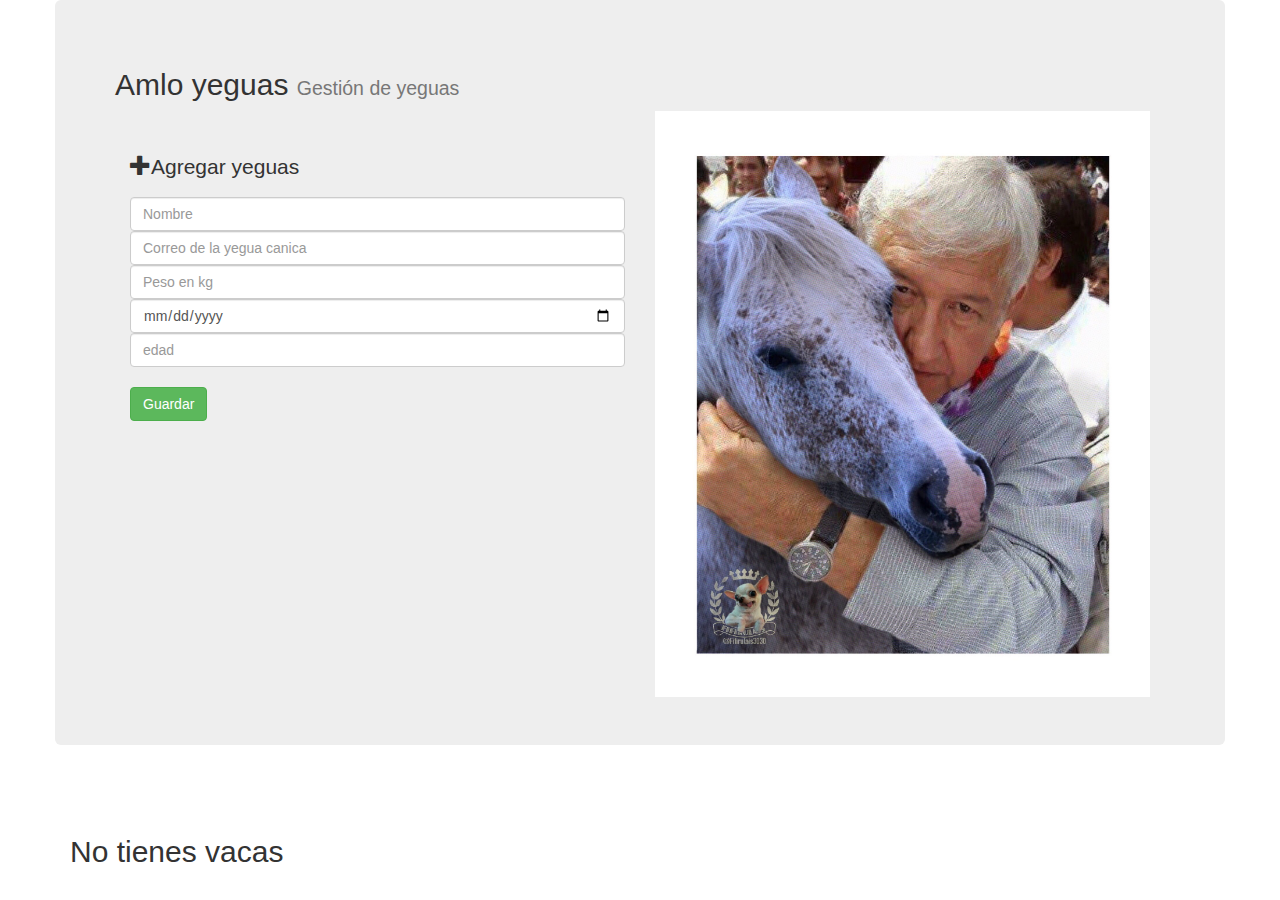
<file: amlo/index.html>
<!DOCTYPE html>
<html>
    <head>
        <meta charset="utf-8">
        <title>Yeguas de amlo</title>
        <link rel="stylesheet" href="estilos.css">
        <script type="text/javascript" src="http://code.jquery.com/jquery-2.1.4.min.js"></script>
        <link href="https://maxcdn.bootstrapcdn.com/bootstrap/3.3.4/css/bootstrap.min.css" rel="stylesheet">
    </head>

    <body class="container">
        <div class="mensaje-alerta">
        </div>

        <div class="jumbotron row ">
            <h2> Amlo yeguas <small>Gestión de yeguas</small></h2>


            <div class="col-md-6">
                <hr>
                    <p class="modo"> <span class="glyphicon glyphicon-plus"></span>Agregar yeguas</p>
                <form id="vacas-form">
                    <input  class="form-control" type="text" id="nombre" placeholder="Nombre">
                    <input  class="form-control" type="email" id="correo" placeholder="Correo de la yegua canica">
                    <input  class="form-control" type="number" id="peso" placeholder="Peso en kg">
                    <input  class="form-control" type="date" id="fecha_nacimiento" placeholder="Fecha de nacimiento">
                    <input  class="form-control" type
                      ="edad" id="edad" placeholder="edad">
 
                    <br>
                    <input type="submit" class="btn btn-success" value=" Guardar">
                </form>
                <br>
                <br>
                <div id="numeroYeguas">

                </div>

            </div>

            <div class="col-md-6">
                <img style=" width:100%" src="vaca.jpg" alt="" />
            </div>

        </div>


        <br>
        <br>
        <table class="table" id="dbVacas-list">

        </table>

    </body>
    <script type="text/javascript" src="funciones.js"></script>
</html>
</file>
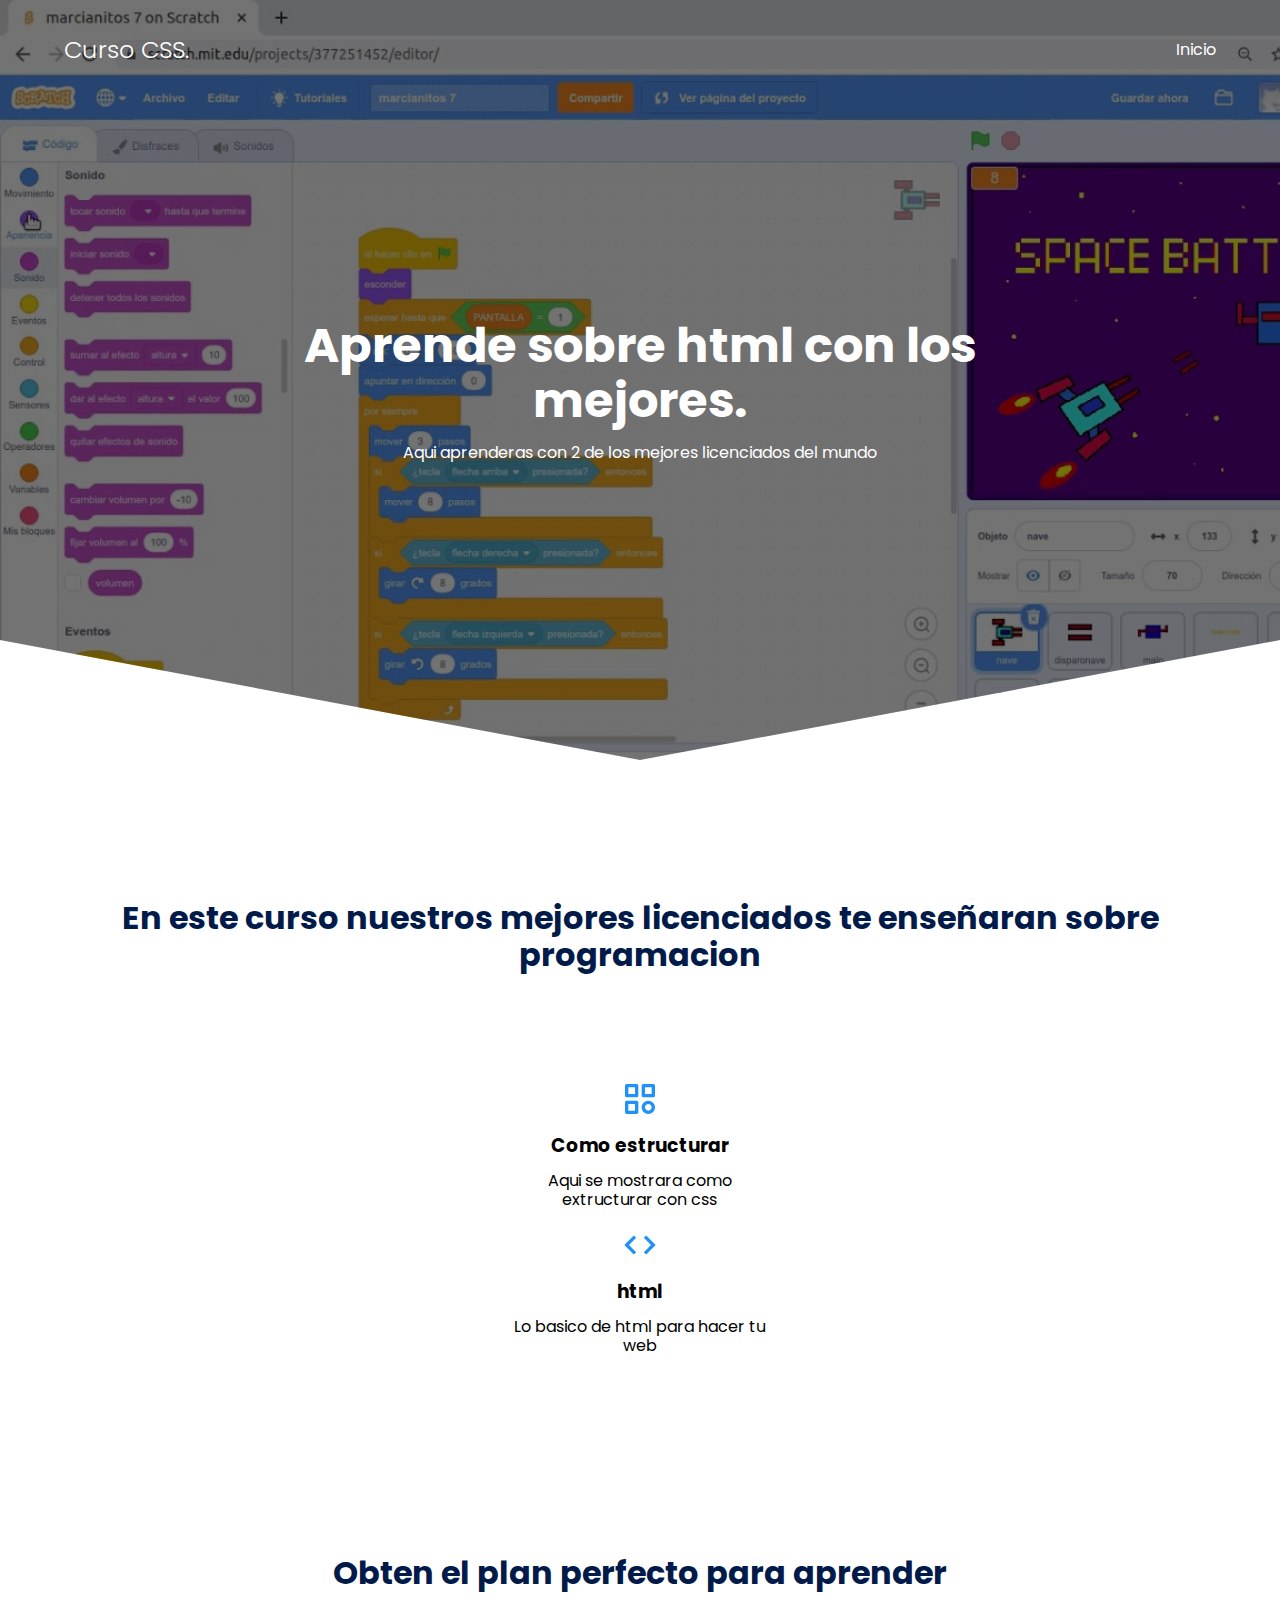
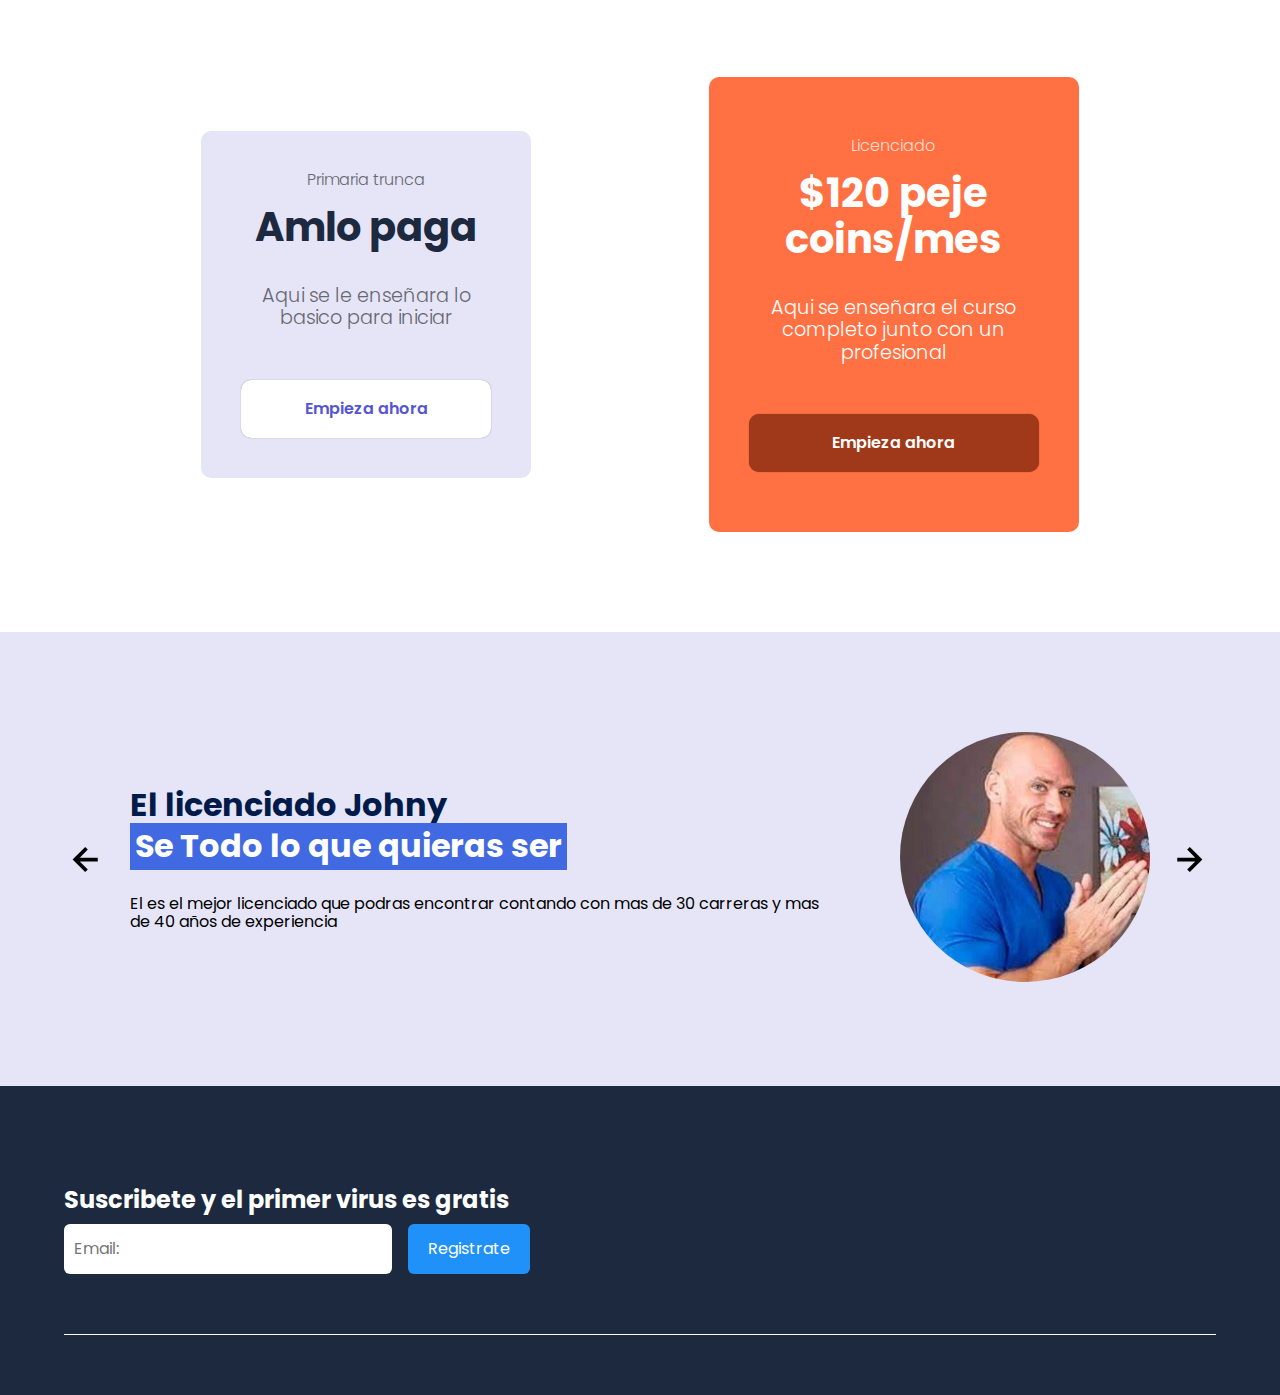
<file: pagina3/index.html>
<!DOCTYPE html>
<html lang="es">

<head>
    <meta charset="UTF-8">
    <meta http-equiv="X-UA-Compatible" content="IE=edge">
    <meta name="viewport" content="width=device-width, initial-scale=1.0">
    <title>HTML </title>
    <link rel="shortcut icon" href="./images/favicon.png" type="image/x-icon">
    <link rel="stylesheet" href="./css/normalize.css">
    <link rel="stylesheet" href="./css/estilos.css">

    <meta name="theme-color" content="#2091F9">

    <meta name="title" content="Aprende Con los mejores">
    <meta name="description"
        content="Hola, soy una descripción que verás cuando busques algo de mi temática en Google.">


    <meta property="og:type" content="website">
    <meta property="og:url" content="https://alexcgdesign.github.io">
    <meta property="og:title" content="Aprende CSS desde cero">
    <meta property="og:description"
        content="Hola, soy una descripción que verás cuando busques algo de mi temática en Google.">
    <meta property="og:image" content="https://alexcgdesign.github.io/images/css.jpg">

    <meta property="twitter:card" content="summary_large_image">
    <meta property="twitter:url" content="https://www.jordanalex.com/">
    <meta property="twitter:title" content="Aprende CSS desde cero">
    <meta property="twitter:description"
        content="Hola, soy una descripción que verás cuando busques algo de mi temática en Google.">
    <meta property="twitter:image" content="https://alexcgdesign.github.io/images/css.jpg">
</head>

<body>

    <header class="hero">
        <nav class="nav container">
            <div class="nav__logo">
                <h2 class="nav__title">Curso CSS.</h2>
            </div>
            <ul class="nav__link nav__link--menu">
                <li class="nav__items">
                    <a href="../index.html" class="nav__links">Inicio</a>
                </li>
            <div class="nav__menu">
                <img src="./images/menu.svg" class="nav__img">
            </div>
        </nav>
        <section class="hero__container container">
            <h1 class="hero__title">Aprende sobre html con los mejores.</h1>
            <p class="hero__paragraph">Aqui aprenderas con 2 de los mejores licenciados del mundo</p>
           
        </section>
    </header>

    <main>
        <section class="container about">
            <h2 class="subtitle">En este curso nuestros mejores licenciados te enseñaran sobre programacion</h2>
         

            <div class="about__main">
                <article class="about__icons">
                    <img src="./images/shapes.svg" class="about__icon">
                    <h3 class="about__title">Como estructurar</h3>
                    <p class="about__paragrah">Aqui se mostrara como extructurar con css
               

                <article class="about__icons">
                    <img src="./images/code.svg" class="about__icon">
                    <h3 class="about__title">html</h3>
                    <p class="about__paragrah">Lo basico de html para hacer tu web</p>
                </article>
            </div>
        </section>
            </div>
        </section>

        <section class="price container">
            <h2 class="subtitle">Obten el plan perfecto para aprender</h2>

            <div class="price__table">
                <div class="price__element">
                    <p class="price__name">Primaria trunca</p>
                    <h3 class="price__price">Amlo paga</h3>

                    <div class="price__items">
                        <p class="price__features">Aqui se le enseñara lo basico para iniciar</p>
                        
                    </div>

                    <a href="#" class="price__cta">Empieza ahora</a>
                </div>


                <div class="price__element price__element--best">
                    <p class="price__name">Licenciado</p>
                    <h3 class="price__price">$120 peje coins/mes</h3>


                    <div class="price__items">
                        <p class="price__features">Aqui se enseñara el curso completo junto con un profesional</p>
                    
                    </div>

                    <a href="#" class="price__cta">Empieza ahora</a>
                </div>


            </div>
        </section>

        <section class="testimony">
            <div class="testimony__container container">
                <img src="./images/leftarrow.svg" class="testimony__arrow" id="before">

                <section class="testimony__body testimony__body--show" data-id="1">
                    <div class="testimony__texts">
                        <h2 class="subtitle">El licenciado Johny<span class="testimony__course">Se Todo lo que quieras ser</span></h2>
                        <p class="testimony__review">El es el mejor licenciado que podras encontrar contando con mas de 30 carreras y mas de 40 años de experiencia</p>
                    </div>

                    <figure class="testimony__picture">
                        <img src="./images/face.jpg" class="testimony__img">
                    </figure>
                </section>

                <section class="testimony__body" data-id="2">
                    <div class="testimony__texts">
                        <h2 class="subtitle">El licenciado <span class="testimony__course">Maau</span></h2>
                        <p> Este licenciado es un experto en programacion de paginas web con mas 30 años de experiencia <p>
                    </div>

                    <figure class="testimony__picture">
                        <img src="./images/face2.jpg" class="testimony__img">
                    </figure>
                </section>








                <img src="./images/rightarrow.svg" class="testimony__arrow" id="next">
            </div>
        </section>

        
    </main>

    <footer class="footer">
        <section class="footer__container container">
          

            <form class="footer__form" action="https://formspree.io/f/mknkkrkj" method="POST">
                <h2 class="footer__newsletter">Suscribete y el primer virus es gratis</h2>
                <div class="footer__inputs">
                    <input type="email" placeholder="Email:" class="footer__input" name="_replyto">
                    <input type="submit" value="Registrate" class="footer__submit">
                </div>
            </form>
        </section>

        <section class="footer__copy container">
          


    <script src="./js/slider.js"></script>
    <script src="./js/questions.js"></script>
    <script src="./js/menu.js"></script>
</body>

</html>
</file>
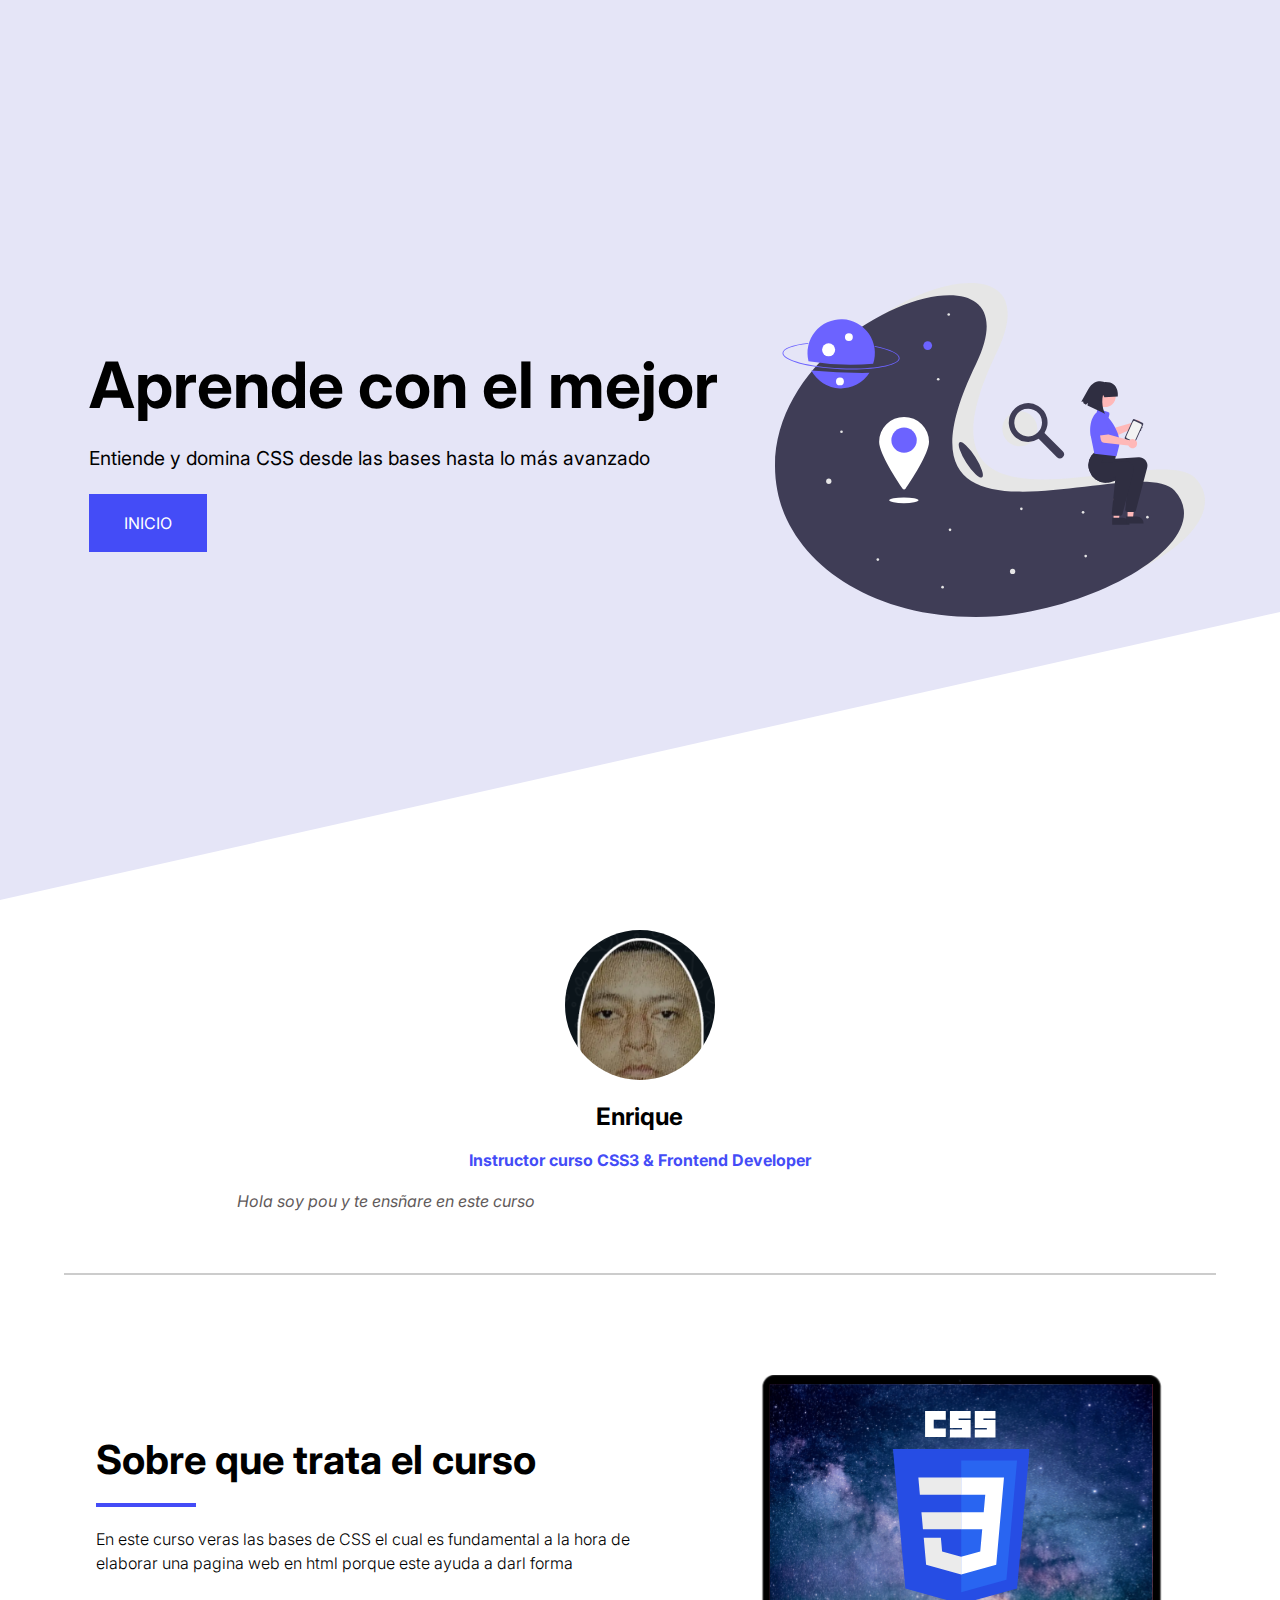
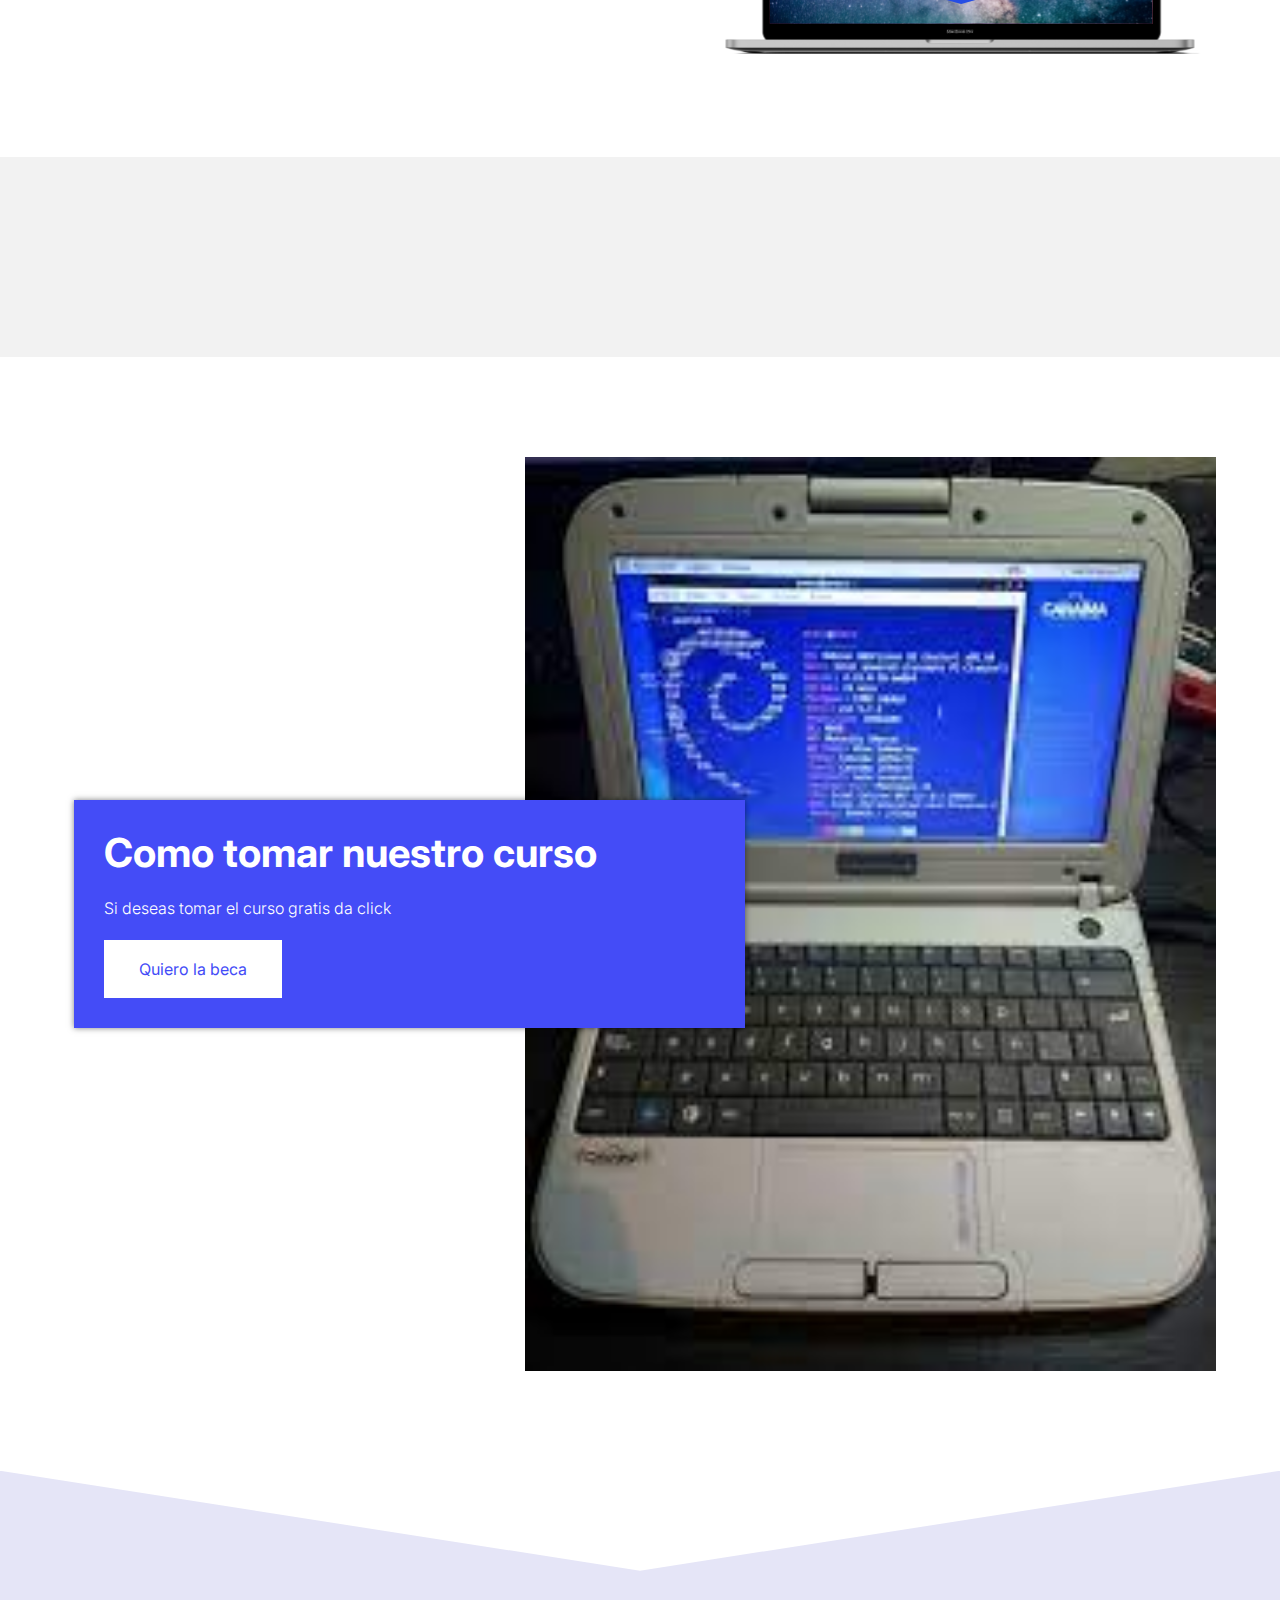
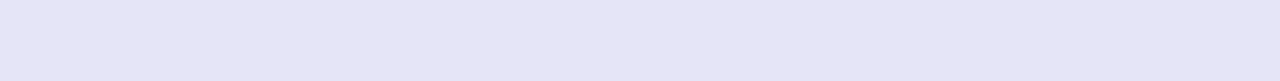
<file: Pagina4/index.html>
<!DOCTYPE html>
<html lang="es">
<head>
    <meta charset="UTF-8">
    <meta name="viewport" content="width=device-width, initial-scale=1.0">
    <title>Curso CSS3 Desde Cero</title>
    <link rel="shortcut icon" href="assets/fav.png" type="image/x-icon">
    <link rel="stylesheet" href="css/normalize.css">
    <link rel="stylesheet" href="css/style.css">
</head>
<body>
    
    <header class="hero">

        <div class="hero__container container">

            <div class="hero__texts">
                <h1 class="hero__title">Aprende con el mejor</h1>
                <p class="hero__copy">Entiende y domina CSS desde las bases hasta lo más avanzado</p>
                <a href="../index.html" class="hero__cta">INICIO</a>    
            </div>

            <img src="assets/girl-illustration.svg" class="hero__img">

        </div>


    </header>

    <main class="main">

        <section class="instructor container">

            <div class="instructor__container">
                <img src="assets/leonardo.jpeg" class="instructor__img">
                <h2 class="instructor__name">Enrique</h2>
                <p class="instructor__tag">Instructor curso CSS3 & Frontend Developer</p>
                <p class="instructor__paragraph">Hola soy pou y te ensñare en este curso</p>
            </div>

        </section>

        <section class="about container">

            <div class="about__course">
                <h2 class="title title--border">Sobre que trata el curso</h2>

                <p class="about__paragraph">En este curso veras las bases de CSS el cual es fundamental a la hora de elaborar una pagina web en html porque este ayuda a darl forma</p>


        
            </div>

            <figure class="about__picture">
                <img src="assets/mockup.svg" class="about__img">
            </figure>

        </section>

        <section class="card">
            <div class="container">

                

               
            </div>
        </section>

        <section class="course container">

            <figure class="course__picture">
                <img src="assets/web1.jpg" class="course__img">
            </figure>

            <div class="course__about">
                <h2 class="title">Como tomar nuestro curso</h2>
                <p class="about__paragraph">Si deseas tomar el curso gratis da click</p>
                <a href="#" class="cta">Quiero la beca</a>
            </div>
        </section>
    </main>

    <footer class="footer">
        <div class="footer__container container">

</body>
</html>
</file>
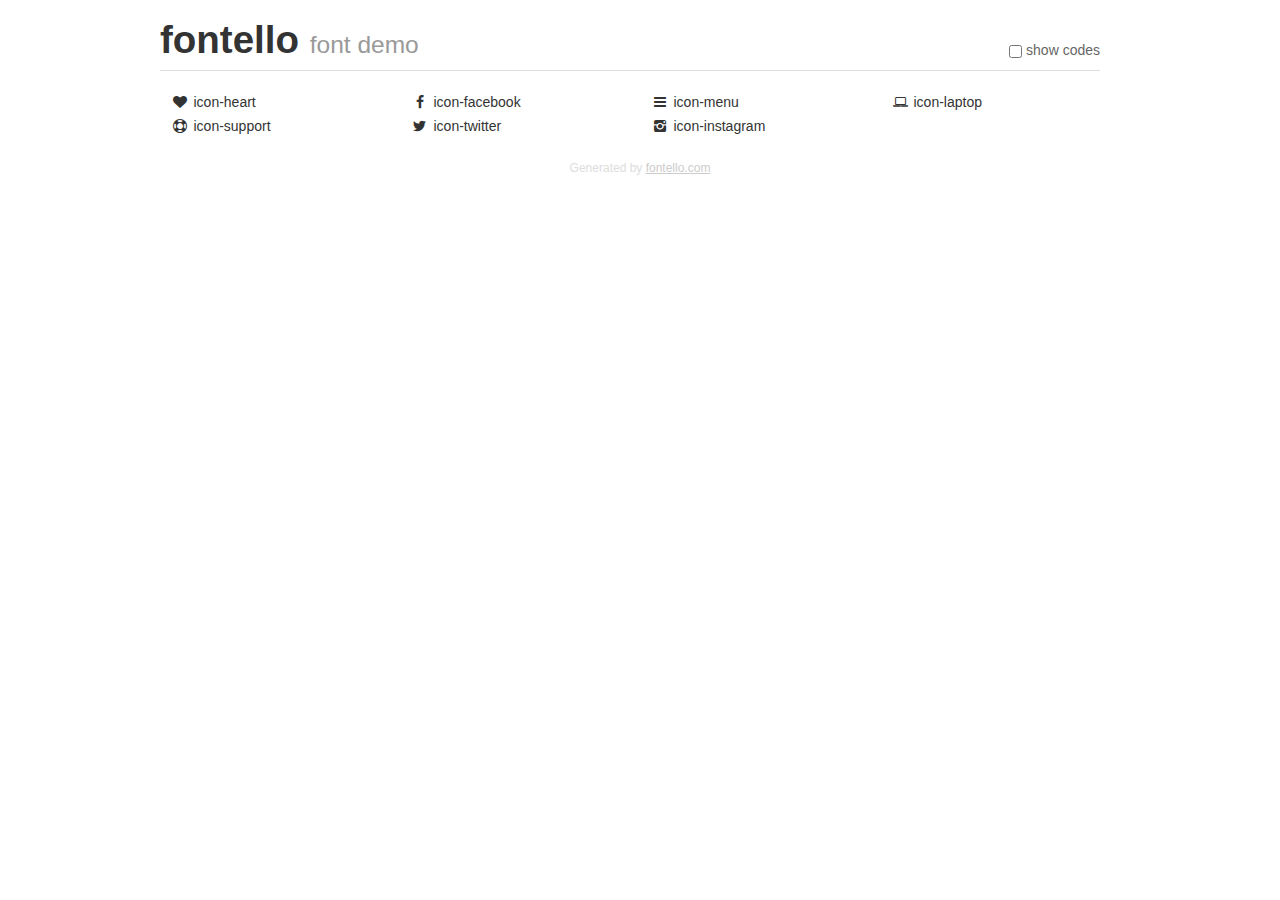
<file: iconos/demo.html>
<!DOCTYPE html>
<html>
  <head><!--[if lt IE 9]><script language="javascript" type="text/javascript" src="//html5shim.googlecode.com/svn/trunk/html5.js"></script><![endif]-->
    <meta charset="UTF-8"><style>/*
 * Bootstrap v2.2.1
 *
 * Copyright 2012 Twitter, Inc
 * Licensed under the Apache License v2.0
 * http://www.apache.org/licenses/LICENSE-2.0
 *
 * Designed and built with all the love in the world @twitter by @mdo and @fat.
 */
.clearfix {
  *zoom: 1;
}
.clearfix:before,
.clearfix:after {
  display: table;
  content: "";
  line-height: 0;
}
.clearfix:after {
  clear: both;
}
html {
  font-size: 100%;
  -webkit-text-size-adjust: 100%;
  -ms-text-size-adjust: 100%;
}
a:focus {
  outline: thin dotted #333;
  outline: 5px auto -webkit-focus-ring-color;
  outline-offset: -2px;
}
a:hover,
a:active {
  outline: 0;
}
button,
input,
select,
textarea {
  margin: 0;
  font-size: 100%;
  vertical-align: middle;
}
button,
input {
  *overflow: visible;
  line-height: normal;
}
button::-moz-focus-inner,
input::-moz-focus-inner {
  padding: 0;
  border: 0;
}
body {
  margin: 0;
  font-family: "Helvetica Neue", Helvetica, Arial, sans-serif;
  font-size: 14px;
  line-height: 20px;
  color: #333;
  background-color: #fff;
}
a {
  color: #08c;
  text-decoration: none;
}
a:hover {
  color: #005580;
  text-decoration: underline;
}
.row {
  margin-left: -20px;
  *zoom: 1;
}
.row:before,
.row:after {
  display: table;
  content: "";
  line-height: 0;
}
.row:after {
  clear: both;
}
[class*="span"] {
  float: left;
  min-height: 1px;
  margin-left: 20px;
}
.container,
.navbar-static-top .container,
.navbar-fixed-top .container,
.navbar-fixed-bottom .container {
  width: 940px;
}
.span12 {
  width: 940px;
}
.span11 {
  width: 860px;
}
.span10 {
  width: 780px;
}
.span9 {
  width: 700px;
}
.span8 {
  width: 620px;
}
.span7 {
  width: 540px;
}
.span6 {
  width: 460px;
}
.span5 {
  width: 380px;
}
.span4 {
  width: 300px;
}
.span3 {
  width: 220px;
}
.span2 {
  width: 140px;
}
.span1 {
  width: 60px;
}
[class*="span"].pull-right,
.row-fluid [class*="span"].pull-right {
  float: right;
}
.container {
  margin-right: auto;
  margin-left: auto;
  *zoom: 1;
}
.container:before,
.container:after {
  display: table;
  content: "";
  line-height: 0;
}
.container:after {
  clear: both;
}
p {
  margin: 0 0 10px;
}
.lead {
  margin-bottom: 20px;
  font-size: 21px;
  font-weight: 200;
  line-height: 30px;
}
small {
  font-size: 85%;
}
h1 {
  margin: 10px 0;
  font-family: inherit;
  font-weight: bold;
  line-height: 20px;
  color: inherit;
  text-rendering: optimizelegibility;
}
h1 small {
  font-weight: normal;
  line-height: 1;
  color: #999;
}
h1 {
  line-height: 40px;
}
h1 {
  font-size: 38.5px;
}
h1 small {
  font-size: 24.5px;
}
body {
  margin-top: 90px;
}
.header {
  position: fixed;
  top: 0;
  left: 50%;
  margin-left: -480px;
  background-color: #fff;
  border-bottom: 1px solid #ddd;
  padding-top: 10px;
  z-index: 10;
}
.footer {
  color: #ddd;
  font-size: 12px;
  text-align: center;
  margin-top: 20px;
}
.footer a {
  color: #ccc;
  text-decoration: underline;
}
.the-icons {
  font-size: 14px;
  line-height: 24px;
}
.switch {
  position: absolute;
  right: 0;
  bottom: 10px;
  color: #666;
}
.switch input {
  margin-right: 0.3em;
}
.codesOn .i-name {
  display: none;
}
.codesOn .i-code {
  display: inline;
}
.i-code {
  display: none;
}
@font-face {
      font-family: 'fontello';
      src: url('./font/fontello.eot?88894438');
      src: url('./font/fontello.eot?88894438#iefix') format('embedded-opentype'),
           url('./font/fontello.woff?88894438') format('woff'),
           url('./font/fontello.ttf?88894438') format('truetype'),
           url('./font/fontello.svg?88894438#fontello') format('svg');
      font-weight: normal;
      font-style: normal;
    }
     
     
    .demo-icon
    {
      font-family: "fontello";
      font-style: normal;
      font-weight: normal;
      speak: none;
     
      display: inline-block;
      text-decoration: inherit;
      width: 1em;
      margin-right: .2em;
      text-align: center;
      /* opacity: .8; */
     
      /* For safety - reset parent styles, that can break glyph codes*/
      font-variant: normal;
      text-transform: none;
     
      /* fix buttons height, for twitter bootstrap */
      line-height: 1em;
     
      /* Animation center compensation - margins should be symmetric */
      /* remove if not needed */
      margin-left: .2em;
     
      /* You can be more comfortable with increased icons size */
      /* font-size: 120%; */
     
      /* Font smoothing. That was taken from TWBS */
      -webkit-font-smoothing: antialiased;
      -moz-osx-font-smoothing: grayscale;
     
      /* Uncomment for 3D effect */
      /* text-shadow: 1px 1px 1px rgba(127, 127, 127, 0.3); */
    }
     </style>
    <link rel="stylesheet" href="css/animation.css"><!--[if IE 7]><link rel="stylesheet" href="css/fontello-ie7.css"><![endif]-->
    <script>
      function toggleCodes(on) {
        var obj = document.getElementById('icons');
      
        if (on) {
          obj.className += ' codesOn';
        } else {
          obj.className = obj.className.replace(' codesOn', '');
        }
      }
      
    </script>
  </head>
  <body>
    <div class="container header">
      <h1>
        fontello
         <small>font demo</small>
      </h1>
      <label class="switch">
        <input type="checkbox" onclick="toggleCodes(this.checked)">show codes
      </label>
    </div>
    <div id="icons" class="container">
      <div class="row">
        <div title="Code: 0xe800" class="the-icons span3"><i class="demo-icon icon-heart">&#xe800;</i> <span class="i-name">icon-heart</span><span class="i-code">0xe800</span></div>
        <div title="Code: 0xf09a" class="the-icons span3"><i class="demo-icon icon-facebook">&#xf09a;</i> <span class="i-name">icon-facebook</span><span class="i-code">0xf09a</span></div>
        <div title="Code: 0xf0c9" class="the-icons span3"><i class="demo-icon icon-menu">&#xf0c9;</i> <span class="i-name">icon-menu</span><span class="i-code">0xf0c9</span></div>
        <div title="Code: 0xf109" class="the-icons span3"><i class="demo-icon icon-laptop">&#xf109;</i> <span class="i-name">icon-laptop</span><span class="i-code">0xf109</span></div>
      </div>
      <div class="row">
        <div title="Code: 0xf1cd" class="the-icons span3"><i class="demo-icon icon-support">&#xf1cd;</i> <span class="i-name">icon-support</span><span class="i-code">0xf1cd</span></div>
        <div title="Code: 0xf309" class="the-icons span3"><i class="demo-icon icon-twitter">&#xf309;</i> <span class="i-name">icon-twitter</span><span class="i-code">0xf309</span></div>
        <div title="Code: 0xf32d" class="the-icons span3"><i class="demo-icon icon-instagram">&#xf32d;</i> <span class="i-name">icon-instagram</span><span class="i-code">0xf32d</span></div>
      </div>
    </div>
    <div class="container footer">Generated by <a href="http://fontello.com">fontello.com</a></div>
  </body>
</html>
</file>
<file: amlo/estilos.css>
.glyphicon-trash {
  color: darkred;
}
</file>
<file: pagina3/css/estilos.css>
@import url('https://fonts.googleapis.com/css2?family=Poppins:wght@300;400;600;700&display=swap');

:root {
    --padding-container: 100px 0;
    --color-title: #001A49;
}

body {
    font-family: 'Poppins', sans-serif;
}

.container {
    width: 90%;
    max-width: 1200px;
    margin: 0 auto;
    overflow: hidden;
    padding: var(--padding-container);
}

.hero {
    width: 100%;
    height: 100vh;
    min-height: 600px;
    max-height: 800px;
    position: relative;
    display: grid;
    grid-template-rows: 100px 1fr;
    color: #fff;
}

.hero::before {
    content: "";
    position: absolute;
    top: 0;
    left: 0;
    width: 100%;
    height: 100%;
    background-image: linear-gradient(180deg, #0000008c 0%, #0000008c 100%), url('../images/computer.jpg');
    background-size: cover;
    clip-path: polygon(0 0, 100% 0, 100% 80%, 50% 95%, 0 80%);
    z-index: -1;
}


/* Nav */

.nav {
    --padding-container: 0;
    height: 100%;
    display: flex;
    align-items: center;
}

.nav__title {
    font-weight: 300;
}

.nav__link {
    margin-left: auto;
    padding: 0;
    display: grid;
    grid-auto-flow: column;
    grid-auto-columns: max-content;
    gap: 2em;
}

.nav__items {
    list-style: none;
}

.nav__links {
    color: #fff;
    text-decoration: none;
}

.nav__menu {
    margin-left: auto;
    cursor: pointer;
    display: none;
}

.nav__img {
    display: block;
    width: 30px;
}


.nav__close {
    display: var(--show, none);
}


/* Hero container */

.hero__container {
    max-width: 800px;
    --padding-container: 0;
    display: grid;
    grid-auto-rows: max-content;
    align-content: center;
    gap: 1em;
    padding-bottom: 100px;
    text-align: center;
}

.hero__title {
    font-size: 3rem;
}

.hero__paragraph {
    margin-bottom: 20px;
}

.cta {
    display: inline-block;
    background-color: #2091F9;
    justify-self: center;
    color: #fff;
    text-decoration: none;
    padding: 13px 30px;
    border-radius: 32px;
}

/* About */

.about {
    text-align: center;
}

.subtitle {
    color: var(--color-title);
    font-size: 2rem;
    margin-bottom: 25px;
}


.about__paragraph {
    line-height: 1.7;
}

.about__main {
    padding-top: 80px;
    display: grid;
    width: 90%;
    margin: 0 auto;
    gap: 1em;
    overflow: hidden;
    grid-template-columns: repeat(auto-fit, minmax(260px, auto));
}


.about__icons {
    display: grid;
    gap: 1em;
    justify-items: center;
    width: 260px;
    overflow: hidden;
    margin: 0 auto;
}

.about__icon {
    width: 40px;
}

/* Knowledge */

.knowledge {
    background-color: #e5e5f7;
    background-image: radial-gradient(#444cf7 0.5px, transparent 0.5px), radial-gradient(#444cf7 0.5px, #e5e5f7 0.5px);
    background-size: 20px 20px;
    background-position: 0 0, 10px 10px;
    overflow: hidden;
}

.knowledge__container{
    display: grid;
    grid-template-columns: 1fr 1fr;
    gap: 1em;
    align-items: center;
}

.knowledge__picture{
    max-width: 500px;
}

.knowledge__paragraph{
    line-height: 1.7;
    margin-bottom: 15px;
}

.knowledge__img{
    width: 100%;
    display: block;
}

/* price */

.price{
    text-align: center;
}

.price__table{
    padding-top: 60px;
    display: flex;
    flex-wrap: wrap;
    gap: 2.5em;
    justify-content: space-evenly;
    align-items: center;
}

.price__element{
    background-color: #e5e5f7;
    text-align: center;
    border-radius: 10px;
    width: 330px;
    padding: 40px;
    --color-plan: #696871;
    --color-price: #1D293F;
    --bg-cta: #fff;
    --color-cta: #5454D4;
    --color-items: #696871;
}

.price__element--best{
    width: 370px;
    padding: 60px 40px;
    background-color: #FF7143;
    --color-plan: rgb(255 255 255 / 75%);
    --color-price: #fff;
    --bg-cta: #9F3919;
    --color-cta: #FFF;
    --color-items: #fff;
}


.price__name{
    color: var(--color-plan);
    margin-bottom: 15px;
    font-weight: 300;
}

.price__price{
    font-size: 2.5rem;
    color: var(--color-price);
}

.price__items{
    margin-top: 35px;
    display: grid;
    gap: 1em;
    font-weight: 300;
    font-size: 1.2rem;
    margin-bottom: 50px;
    color: var(--color-items);
}

.price__cta{
    display: block;
    padding: 20px 0;
    border-radius: 10px;
    text-decoration: none;
    background-color: var(--bg-cta);
    font-weight: 600;
    color: var(--color-cta);
    box-shadow: 0 0 1px rgba(0, 0, 0, .5);
}

/* Testimony */

.testimony{
    background-color: #e5e5f7;
}

.testimony__container{
    display: grid;
    grid-template-columns: 50px 1fr 50px;
    gap: 1em;
    align-items: center;
}

.testimony__body{
    display: grid;
    grid-template-columns: 1fr max-content;
    justify-content: space-between;
    align-items: center;
    gap: 2em;
    grid-column: 2/3;
    grid-row: 1/2;
    opacity: 0;
    pointer-events: none;
}


.testimony__body--show{
    pointer-events: unset;
    opacity: 1;
    transition: opacity 1.5s ease-in-out;
}

.testimony__img{
    width: 250px;
    height: 250px;
    border-radius: 50%;
    object-fit: cover;
    object-position: 50% 30%;
}

.testimony__texts{
    max-width: 700px;
}

.testimony__course{
    background-color: royalblue;
    color: #fff;
    display: inline-block;
    padding: 5px;
}

.testimony__arrow{
    width: 90%;
    cursor: pointer;
}

/* Questions */

.questions{
    text-align: center;
}

.questions__container{
    display: grid;
    gap: 2em;
    padding-top: 50px;
    padding-bottom: 100px;
}

.questions__padding{
    padding: 0;
    transition: padding .3s;
    border: 1px solid #5454D4;
    border-radius: 6px;
}

.questions__padding--add{
    padding-bottom: 30px;
}

.questions__answer{
    padding: 0 30px 0;
    overflow: hidden;
}

.questions__title{
    text-align: left;
    display: flex;
    font-size: 20px;
    padding: 30px 0 30px;
    cursor: pointer;
    color: var(--color-title);
    justify-content: space-between;
}

.questions__arrow{
    border-radius: 50%;
    background-color: var(--color-title);
    width: 25px;
    height: 25px;
    display: flex;
    justify-content: center;
    align-items: center;
    align-self: flex-end;
    margin-left: 10px;
    transition:  transform .3s;
}

.questions__arrow--rotate{
    transform: rotate(180deg);
}

.questions__show{
    text-align: left;
    height: 0;
    transition: height .3s;
}

.questions__img{
    display: block;
}

.questions__copy{
    width: 60%;
    margin: 0 auto;
    margin-bottom: 30px;
}

/* Footer */

.footer{
    background-color: #1D293F;
}

.footer__title{
    font-weight: 300;
    font-size: 2rem;
    margin-bottom: 30px;
}

.footer__title, .footer__newsletter{
    color: #fff;
}


.footer__container{
    display: flex;
    justify-content: space-between;
    align-items: center;
    border-bottom: 1px solid #fff;
    padding-bottom: 60px;
}

.nav--footer{
    padding-bottom: 20px;
    display: grid;
    gap: 1em;
    grid-auto-flow: row;
    height: 100%;
}

.nav__link--footer{
    display: flex;
    margin: 0;
    margin-right: 20px;
    flex-wrap: wrap;
}

.footer__inputs{
    margin-top: 10px;
    display: flex;
    overflow: hidden;
}

.footer__input{
    background-color: #fff;
    height: 50px;
    display: block;
    padding-left: 10px;
    border-radius: 6px;
    font-size: 1rem;
    outline: none;
    border: none;
    margin-right: 16px;
}

.footer__submit{
    margin-left: auto;
    display: inline-block;
    height: 50px;
    padding: 0 20px ;
    background-color: #2091F9;
    border: none;
    font-size: 1rem;
    color: #fff;
    border-radius: 6px;
    cursor: pointer;
}

.footer__copy{
    --padding-container: 30px 0;
    text-align: center;
    color: #fff;
}

.footer__copyright{
    font-weight: 300;
}

.footer__icons{
    margin-bottom: 10px;
}

.footer__img{
    width: 30px;
}

/* Media queries */

@media (max-width:800px){
    .nav__menu{
        display: block;
    }

    .nav__link--menu{
        position: fixed;
        background-color: #000;
        top: 0;
        left: 0;
        height: 100%;
        width: 100%;
        display: flex;
        flex-direction: column;
        justify-content: space-evenly;
        align-items: center;
        z-index: 100;
        opacity: 0;
        pointer-events: none;
        transition: .7s opacity;
    }

    .nav__link--show{
        --show: block;
        opacity:1 ;
        pointer-events: unset;
    }

    .nav__close{
        position: absolute;
        top: 30px;
        right: 30px;
        width: 30px;
        cursor: pointer;
    }

    .hero__title{
        font-size: 2.5rem;
    }


    .about__main{
        gap: 2em;
    }

    .about__icons:last-of-type{
        grid-column: 1/-1;
    }


    .knowledge__container{
        grid-template-columns: 1fr;
        grid-template-rows: max-content 1fr;
        gap: 3em;
        text-align: center;
    }

    .knowledge__picture{
        grid-row: 1/2;
        justify-self: center;
    }

    .testimony__container{
        grid-template-columns: 30px 1fr 30px;
    }

    .testimony__body{
        grid-template-columns: 1fr;
        grid-template-rows: max-content max-content;
        gap: 3em;
        justify-items:center ;
    }


    .testimony__img{
        width: 200px;
        height: 200px;
        
    }

    .questions__copy{
        width: 100%;
    }

    .footer__container{
        flex-wrap: wrap;
    }

    .nav--footer{
        width: 100%;
        justify-items: center;
    }

    .nav__link--footer{
        width: 100%;
        justify-content: space-evenly;
        margin: 0;
    }

    .footer__form{
        width: 100%;
        justify-content: space-evenly;
    }

    .footer__input{
        flex: 1;
    }

}

@media (max-width:600px){
    .hero__title{
        font-size: 2rem;
    }

    .hero__paragraph{
        font-size: 1rem;
    }

    .subtitle{
        font-size: 1.8rem;
    }

    .price__element{
        width: 90%;
    }

    .price__element--best{
        width: 90%;
        /* padding: 40px; */
    }

    .price__price{
        font-size: 2rem;
    }

    .testimony{
        --padding-container: 60px 0;
    }

    .testimony__container{
        grid-template-columns: 28px 1fr 28px;
        gap: .9em;
    }

    .testimony__arrow{
        width: 100%;
    }

    .testimony__course{
        margin-top: 15px;
    }

    .questions__title{
        font-size: 1rem;
    }

    .footer__title{
        justify-self: start;
        margin-bottom: 15px;
    }

    .nav--footer{
        padding-bottom: 60px;
    }

    .nav__link--footer{
        justify-content: space-between;
    }

    .footer__inputs{
        flex-wrap: wrap;
    }

    .footer__input{
        flex-basis: 100%;
        margin: 0;
        margin-bottom: 16px;
    }

    .footer__submit{
        margin-right: auto;
        margin-left: 0;
        

        /* 
        margin:0;
        width: 100%;
        */
    }
}
</file>
<file: Pagina4/css/style.css>
@import url('https://fonts.googleapis.com/css2?family=Inter:wght@300;400;700&display=swap');

:root{
    --color-primary: #444CF7;
    --color-title: #000;
    --align-title: left;
    --padding-container: 100px 0;
    --width-container: 90%;
    --max-width-container: 1200px;
    --color-btn: #444CF7;
    --text-btn: #fff;
    --padding-btn: 20px 35px;
    --height-shape:18em;
}


body{
    font-family: 'Inter', sans-serif;
    background-color: #E5E5F7;
    opacity: 1;
    background-image:  radial-gradient(#444CF7 0.7000000000000001px, transparent 0.7000000000000001px), radial-gradient(#444CF7 0.7000000000000001px, #E5E5F7 0.7000000000000001px);
    background-size: 28px 28px;
    background-position: 0 0,14px 14px;
}

.container{
    width: 90%;
    max-width: var(--max-width-container);
    padding: var(--padding-container);
    margin: 0 auto;
    overflow: hidden;
}

.hero{
    height: 100vh;
    min-height: 500px;
    position: relative;
    --padding-container: 0;
}

.hero::after{
    content: "";
    display: block;
    position: absolute;
    height: var(--height-shape);
    width: 100%;
    bottom: 0;
    left: 0;
    background: #fff;
    z-index: -1;
    clip-path: polygon(0 100%, 100% 100%, 100% 0);

}

.hero__container{
    display: grid;
    height: 100%;
    grid-template-columns: 3fr 2fr;
    place-items: center;
    gap: 20px;
}

.hero__title{
    font-size: 4rem;
}

.hero__copy{
    font-size: 1.2rem;
    margin: 25px 0;
}

.hero__cta{
    display: inline-block;
    background: var(--color-btn);
    color: #fff;
    padding: var(--padding-btn);
    text-align: center;
    text-decoration: none;
}

.hero__img{
    width: 95%;
}

/* Main */

.main{
    background: #fff;
}

.title{
    font-size: 2.5rem;
    text-align: var(--align-title);
    color: var(--color-title);
}

.title--border::after{
    content: "";
    display: block;
    width: 100px;
    margin-top: 20px;
    height: 4px;
    background-color: var(--color-primary);
}


.cta{
    display: inline-block;
    background: var(--color-btn);
    color: var(--text-btn);
    padding: var(--padding-btn);
    text-align: center;
    text-decoration: none;
}


/* Instrcutor */

.instructor{
    text-align: center;
    border-bottom: 2px solid #ccc;
    --padding-container: 30px 0 60px;
}

.instructor__container{
    width: 70%;
    margin: 0 auto;
}

.instructor__name{
    margin: 20px 0;
}

.instructor__tag{
    font-weight: 700;
    color: var(--color-primary);
    margin-bottom: 20px;
}

.instructor__paragraph{
    text-align: left;
    line-height: 1.5;
    font-style: italic;
    color: #615a5a;
}

.instructor__img{
    width: 150px;
    height: 150px;
    border-radius: 50%;
    object-fit: cover;
    object-position: top;
}

/* about */

.about{
    display: grid;
    grid-template-columns: 5fr 4fr;
    place-items: center;
}

.about__course{
    width: 90%;
}

.about__paragraph{
    margin: 20px 0;
    line-height: 1.5;
    font-weight: 300;
}

.about__picture{
    text-align: center;
}

.about__img{
    width: 95%;
}

/* Card */

.card{
    background: #f2f2f2;
}

.card__copy{
    margin-top: 20px;
}

.card__container{
    width: 99%;
    margin: 0 auto;
    margin-top: 60px;
    display: grid;
    grid-template-columns: repeat(3,1fr);
    grid-template-rows: repeat(4,1fr);
    gap: 20px;
    grid-template-areas: 
    ".      card1   .    "
    "card2  card1   card3"
    "card2  card4   card3"
    ".      card4   .   ";
}

.card__item{
    padding: 20px;
    background: #fff;
    border-top: 5px solid #667eea;
    box-shadow: 0 0 3px rgba(0, 0, 0, .5);
    display: flex;
    flex-direction: column;
    align-items: center;
}

.card__img{
    background: var(--color-primary);
    margin-top: 20px;
    width: 80px;
    height: 80px;
    border-radius: 50%;
    display: flex;
    justify-content: center;
    align-items: center;
}

.card__title{
    margin: 20px 0;
    font-size: 1.5rem;
}

.card__paragraph{
    font-weight: 300;
    margin-bottom: 20px;
}

.card__item:nth-last-of-type(1){
    grid-area: card1;
}

.card__item:nth-last-of-type(2){
    grid-area: card2;
}

.card__item:nth-last-of-type(3){
    grid-area: card3;
}

.card__item:nth-last-of-type(4){
    grid-area: card4;
}

/* course */

.course{
    --color-title: #fff;
    --color-btn: #fff;
    --text-btn: #444cf7;
    color: var(--color-title);
    display: grid;
    grid-template-columns: repeat(5, 1fr);
    grid-template-rows: repeat(5, 1fr);
    /* align-items: center; */
}

.course__about{
    z-index: 100;
    align-self: center;
    width: 97%;
    margin: 0 auto;
    padding: 30px;
    box-shadow: 0 0 6px rgba(0, 0, 0, .5);
    background: var(--color-primary);
    grid-column: 1/4;
    grid-row: 2/-2;
}

.course__picture{
  
    margin:0;
    grid-column: 3/-1;
    grid-row: 1/-1;
}

.course__img{
    width: 100%;
    height: 100%;
    object-fit: cover;
}

.course__picture--right{
    grid-column: 1/4;
}

.course__about--left{
    grid-column: 3/-1;
}

/* Footer */

.footer{
    position: relative;
    --padding-container: 160px 0 50px ;

}


.footer::before{
    content: "";
    position: absolute;
    width: 100%;
    height: 100px;
    background: #fff;
    top: 0;
    left: 0;
    clip-path: polygon(0 0, 100% 0, 50% 100%);

}

.footer__contact{
    display: grid;
    grid-template-columns: repeat(2, 1fr);
    gap: 20px;
    place-items: center;
    margin-bottom: 30px;
}

.footer__copy{
    margin: 20px 0;
    font-weight: 300;
}

.footer__social{
    display: flex;
    padding-top: 30px;
    flex-wrap: wrap;
}

.footer__link{
    width: 60px;
    height: 60px;
    border: 1px solid #000;
    border-radius: 50%;
    margin-right: 20px;
    margin-bottom: 20px;
    display: flex;
    justify-content: center;
    align-items: center;
}

.footer__icon{
    width: 30px;
}


.footer__picture{
    margin: 0;
}

.footer__img{
    width: 100%;
}

.footer__copyright{
    padding-top: 30px;
    border-top: 2px solid #918484;
    text-align: center;
}

.footer__copyright::after{
    content: " hola@alexcgdesign.com";
}

@media screen and (max-width:768px){
    :root{
        --height-shape:14em;
    }

    /* Agregue un height auto, porque no habia espacio disponible
    para la imagen y los elementos */
    .hero{
        min-height: 100vh;
        height: auto;
    }

     /* La primera fila tendrá una fila, definida por el 
     tamaño de su contenido "max-content" */

    .hero__container{
        --padding-container: 60px 0;
        grid-template-columns: 1fr;
        grid-template-rows: max-content 1fr;
    }

     /* Quite el height y limite el width de la imagen */
    .hero__img{
        order: -1;
        max-width: 300px;
    }

    .hero__title{
        font-size: 3.8rem;
    }

    /* About */

    .about{
        grid-template-columns: 1fr;
        grid-template-rows: max-content 1fr;
        gap: 80px;
    }

    .about__course{
        width: 100%;
    }

    .about__picture{
        order: -1;
    }

    .about__img{
        width: 100%;
    }

    /* Card */

    .card__container{
        grid-template-columns: repeat(2,1fr);
        grid-template-rows: repeat(5,1fr);
        gap: 15px;
        grid-template-areas: 
        "card1      ."
        "card1  card2"
        "card3  card2"
        "card3  card4"
        ".      card4";
    }


    /* Course */

    .course{
        grid-template-columns: repeat(6,1fr);
    }

    .course__about{
        grid-column: 1/6;
    }

    .course__about--left{
        grid-column: 2/-1;
    }

    .course__picture{
        grid-column: 2/-1;
    }

    .course__picture--right{
        grid-column: 1/6;
    }

    .footer__contact{
        grid-template-columns: 1fr;
    }

    .footer__texts{
        order: 1;
        --align-title: center;
    }

    .footer__social{
        justify-content: space-evenly;
    }
}

@media screen and (max-width: 500px){
    :root{
        --padding-btn: 20px 0;
    }


    .hero__container{
        --padding-container: 45px 0;
    }

    .hero__texts{
        text-align: center;
    }

    .hero__title{
        font-size: 3rem;
    }

    .hero__cta{
        display: block;
        width: 90%;
        margin: 0 auto;
    }

    .title{
        font-size: 2rem;
    }

    .cta{
        display: block;
    }

    /* Instructor */

    .instructor{
        --padding-container: 60px 0;
    }

    .instructor__container{
        width: 90%;
    }

    /* About */

    .about{
        gap: 40px;
    }

    .about__course{
        width: 100%;
    }

    /* Card */

    .card__container{
        width: 97%;
        grid-template-columns: 1fr;
        grid-template-rows: repeat(4,1fr);
        grid-template-areas: 
        "card1"
        "card2"
        "card3"
        "card4";
    }

    /* Course */

    .course{
        grid-template-columns: 1fr;
        --padding-container: 80px 0 30px;
    }

    .course--modifier{
        --padding-container:0 0 80px;
    }

    .course__about{
        padding: 20px 20px;
        width: 95%;
        grid-column: 1/-1;
        grid-row: 1/-1;
    }

    .course__picture{
        display: none;
    }
    

}
</file>
<file: iconos/css/fontello-ie7.css>
[class^="icon-"], [class*=" icon-"] {
  font-family: 'fontello';
  font-style: normal;
  font-weight: normal;
 
  /* fix buttons height */
  line-height: 1em;
 
  /* you can be more comfortable with increased icons size */
  /* font-size: 120%; */
}
 
.icon-heart { *zoom: expression( this.runtimeStyle['zoom'] = '1', this.innerHTML = '&#xe800;&nbsp;'); }
.icon-facebook { *zoom: expression( this.runtimeStyle['zoom'] = '1', this.innerHTML = '&#xf09a;&nbsp;'); }
.icon-menu { *zoom: expression( this.runtimeStyle['zoom'] = '1', this.innerHTML = '&#xf0c9;&nbsp;'); }
.icon-laptop { *zoom: expression( this.runtimeStyle['zoom'] = '1', this.innerHTML = '&#xf109;&nbsp;'); }
.icon-support { *zoom: expression( this.runtimeStyle['zoom'] = '1', this.innerHTML = '&#xf1cd;&nbsp;'); }
.icon-twitter { *zoom: expression( this.runtimeStyle['zoom'] = '1', this.innerHTML = '&#xf309;&nbsp;'); }
.icon-instagram { *zoom: expression( this.runtimeStyle['zoom'] = '1', this.innerHTML = '&#xf32d;&nbsp;'); }
</file>
<file: iconos/css/animation.css>
/*
   Animation example, for spinners
*/
.animate-spin {
  -moz-animation: spin 2s infinite linear;
  -o-animation: spin 2s infinite linear;
  -webkit-animation: spin 2s infinite linear;
  animation: spin 2s infinite linear;
  display: inline-block;
}
@-moz-keyframes spin {
  0% {
    -moz-transform: rotate(0deg);
    -o-transform: rotate(0deg);
    -webkit-transform: rotate(0deg);
    transform: rotate(0deg);
  }

  100% {
    -moz-transform: rotate(359deg);
    -o-transform: rotate(359deg);
    -webkit-transform: rotate(359deg);
    transform: rotate(359deg);
  }
}
@-webkit-keyframes spin {
  0% {
    -moz-transform: rotate(0deg);
    -o-transform: rotate(0deg);
    -webkit-transform: rotate(0deg);
    transform: rotate(0deg);
  }

  100% {
    -moz-transform: rotate(359deg);
    -o-transform: rotate(359deg);
    -webkit-transform: rotate(359deg);
    transform: rotate(359deg);
  }
}
@-o-keyframes spin {
  0% {
    -moz-transform: rotate(0deg);
    -o-transform: rotate(0deg);
    -webkit-transform: rotate(0deg);
    transform: rotate(0deg);
  }

  100% {
    -moz-transform: rotate(359deg);
    -o-transform: rotate(359deg);
    -webkit-transform: rotate(359deg);
    transform: rotate(359deg);
  }
}
@-ms-keyframes spin {
  0% {
    -moz-transform: rotate(0deg);
    -o-transform: rotate(0deg);
    -webkit-transform: rotate(0deg);
    transform: rotate(0deg);
  }

  100% {
    -moz-transform: rotate(359deg);
    -o-transform: rotate(359deg);
    -webkit-transform: rotate(359deg);
    transform: rotate(359deg);
  }
}
@keyframes spin {
  0% {
    -moz-transform: rotate(0deg);
    -o-transform: rotate(0deg);
    -webkit-transform: rotate(0deg);
    transform: rotate(0deg);
  }

  100% {
    -moz-transform: rotate(359deg);
    -o-transform: rotate(359deg);
    -webkit-transform: rotate(359deg);
    transform: rotate(359deg);
  }
}
</file>
